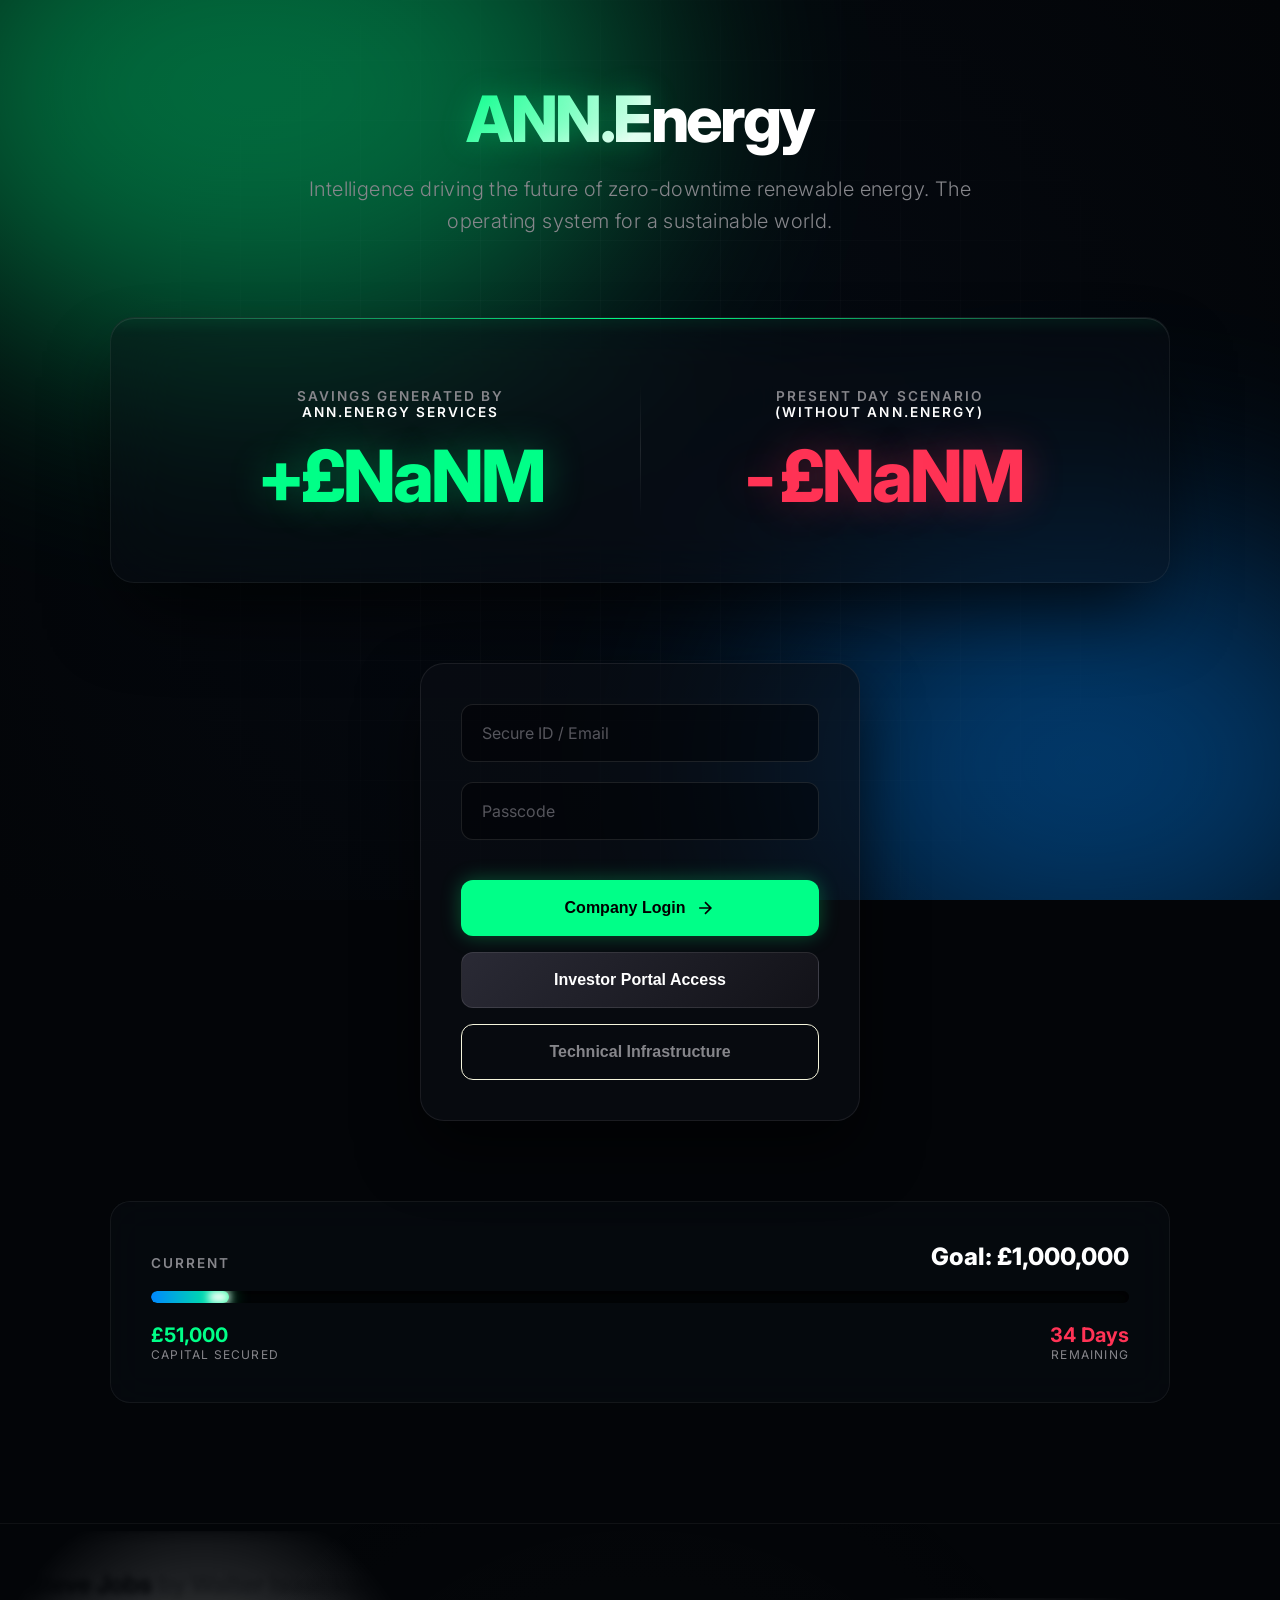
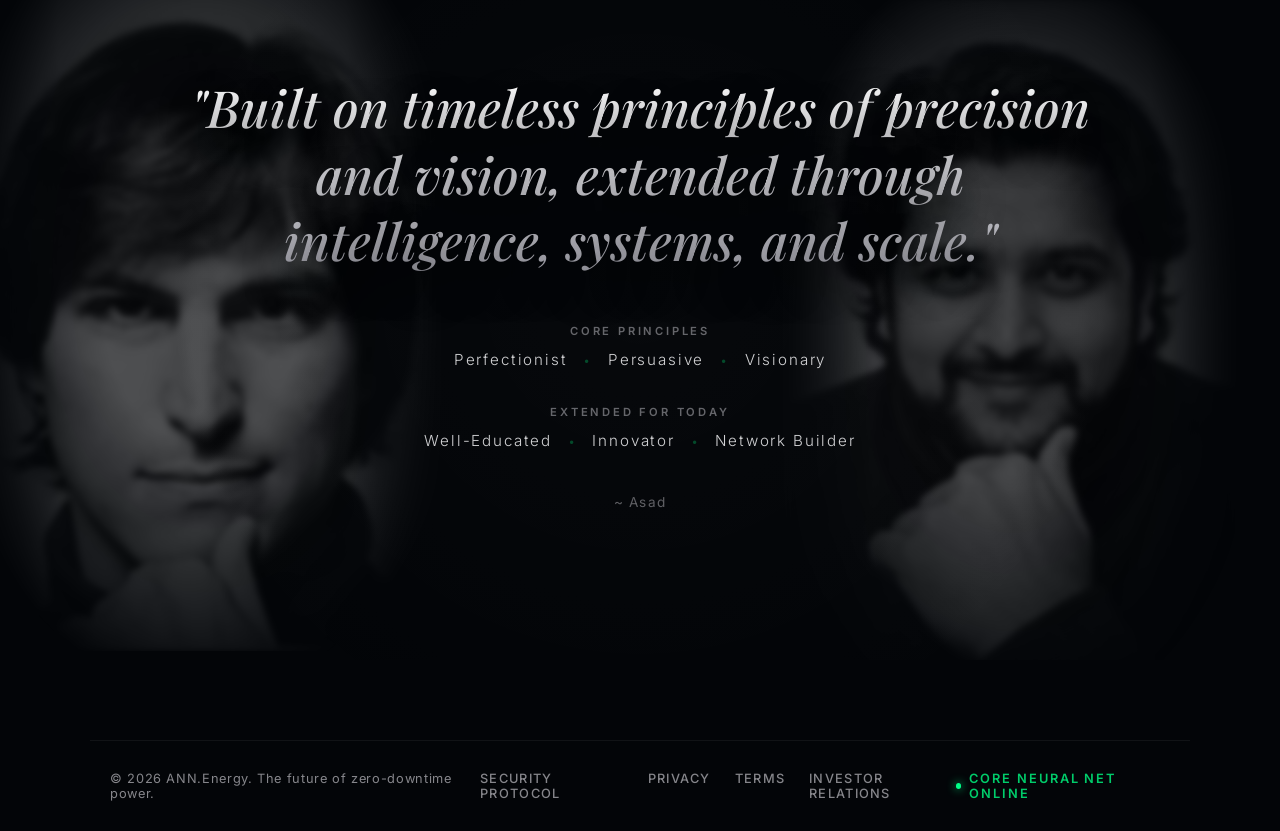
<file: login.html>
<!DOCTYPE html>
<html lang="en">
<head>
  <meta charset="UTF-8">
  <meta name="viewport" content="width=device-width, initial-scale=1.0">
  <title>ANN.Energy — The Future of Power</title>
  <link rel="preconnect" href="https://fonts.googleapis.com">
  <link rel="preconnect" href="https://fonts.gstatic.com" crossorigin>
  <link href="https://fonts.googleapis.com/css2?family=Inter:wght@200;300;400;500;600;800&family=Playfair+Display:ital,wght@1,500&display=swap" rel="stylesheet">
  
  <style>
    /* ============================================================
       BASE & CINEMATIC RESET
    ============================================================ */
    :root {
      --bg-abyss: #030508;
      --glass-bg: rgba(12, 16, 24, 0.4);
      --glass-border: rgba(255, 255, 255, 0.06);
      --text-main: #f5f5f7;
      --text-muted: #86868b;
      --neon-green: #00ff88;
      --neon-green-dim: #00cc6a;
      --neon-red: #ff3355;
      --glow-green: rgba(0, 255, 136, 0.3);
      --glow-red: rgba(255, 51, 85, 0.3);
      --transition: all 0.5s cubic-bezier(0.16, 1, 0.3, 1);
    }

    * { box-sizing: border-box; margin: 0; padding: 0; }
    
    body {
      font-family: 'Inter', sans-serif;
      background-color: var(--bg-abyss);
      color: var(--text-main);
      overflow-x: hidden;
      -webkit-font-smoothing: antialiased;
    }

    /* ============================================================
       ANIMATED ENERGY BACKGROUND
    ============================================================ */
    .energy-bg {
      position: fixed;
      inset: 0;
      z-index: -1;
      overflow: hidden;
      background: radial-gradient(circle at 50% 50%, #050a12 0%, var(--bg-abyss) 100%);
    }

    .orb {
      position: absolute;
      border-radius: 50%;
      filter: blur(120px);
      opacity: 0.4;
      animation: float 20s infinite ease-in-out alternate;
    }

    .orb.green {
      width: 60vw; height: 60vh;
      background: var(--neon-green);
      top: -20%; left: -10%;
    }

    .orb.blue {
      width: 50vw; height: 50vh;
      background: #0088ff;
      bottom: -10%; right: -10%;
      animation-delay: -5s;
    }

    @keyframes float {
      0% { transform: translate(0, 0) scale(1); }
      100% { transform: translate(10vw, 10vh) scale(1.1); }
    }

    /* Grid Overlay */
    .grid-overlay {
      position: fixed;
      inset: 0;
      background: 
        linear-gradient(rgba(255, 255, 255, 0.02) 1px, transparent 1px),
        linear-gradient(90deg, rgba(255, 255, 255, 0.02) 1px, transparent 1px);
      background-size: 60px 60px;
      z-index: -1;
      mask-image: radial-gradient(circle at center, black 30%, transparent 80%);
      -webkit-mask-image: radial-gradient(circle at center, black 30%, transparent 80%);
    }

    .container {
      width: 100%;
      max-width: 1100px;
      margin: 0 auto;
      padding: 80px 20px;
      display: flex;
      flex-direction: column;
      align-items: center;
      gap: 80px;
    }

    /* ============================================================
       HEADER (VISIONARY)
    ============================================================ */
    .header {
      text-align: center;
      animation: fadeUp 1.2s ease-out;
    }

    .logo {
      font-size: 4rem;
      font-weight: 800;
      letter-spacing: -0.04em;
      margin-bottom: 16px;
      display: flex;
      justify-content: center;
      align-items: center;
    }

    .logo .ann {
      color: #ffffff;
      text-shadow: 0 0 20px rgba(255,255,255,0.2);
    }

    /* Shimmering Green E */
    .logo .e-glow {
      background: linear-gradient(135deg, #00ff88 0%, #ffffff 50%, #00ff88 100%);
      background-size: 200% auto;
      color: transparent;
      -webkit-background-clip: text;
      animation: shimmer 3s linear infinite;
      text-shadow: 0 0 30px var(--glow-green);
    }

    .logo .nergy {
      color: #ffffff; /* Charcoal */
    }

    .mission {
      font-size: 1.25rem;
      font-weight: 300;
      color: var(--text-muted);
      max-width: 700px;
      margin: 0 auto;
      letter-spacing: 0.02em;
      line-height: 1.6;
    }

    @keyframes shimmer {
      to { background-position: 200% center; }
    }

    /* ============================================================
       SAVINGS HERO CARD (Live Dashboard Feel)
    ============================================================ */
    .savings-hero {
      width: 100%;
      background: var(--glass-bg);
      backdrop-filter: blur(30px);
      -webkit-backdrop-filter: blur(30px);
      border: 1px solid var(--glass-border);
      border-radius: 24px;
      padding: 50px;
      box-shadow: 0 40px 80px -20px rgba(0,0,0,0.8), inset 0 1px 0 rgba(255,255,255,0.1);
      animation: fadeUp 1s 0.2s ease-out forwards;
      opacity: 0;
      position: relative;
      overflow: hidden;
    }

    /* Animated scanning line */
    .savings-hero::after {
      content: '';
      position: absolute;
      top: 0; left: 0; right: 0;
      height: 1px;
      background: linear-gradient(90deg, transparent, var(--neon-green), transparent);
      animation: scanline 4s linear infinite;
      box-shadow: 0 0 15px var(--neon-green);
    }

    @keyframes scanline {
      0% { transform: translateY(0); opacity: 0; }
      10% { opacity: 1; }
      90% { opacity: 1; }
      100% { transform: translateY(300px); opacity: 0; }
    }

    .savings-grid {
      display: flex;
      position: relative;
    }

    .savings-grid::before {
      content: '';
      position: absolute;
      top: 10%; bottom: 10%; left: 50%;
      width: 1px;
      background: linear-gradient(to bottom, transparent, rgba(255,255,255,0.1), transparent);
    }

    .savings-col {
      flex: 1;
      text-align: center;
      padding: 20px;
      transition: var(--transition);
    }

    .savings-col:hover { transform: scale(1.05); }

    .savings-label {
      font-size: 0.85rem;
      color: var(--text-muted);
      text-transform: uppercase;
      letter-spacing: 0.15em;
      margin-bottom: 20px;
      font-weight: 600;
    }

    .savings-label span { color: #ffffff; }

    .savings-value {
      font-size: 4.5rem;
      font-weight: 800;
      letter-spacing: -0.04em;
      line-height: 1;
      font-variant-numeric: tabular-nums;
    }

    .savings-value.green {
      color: var(--neon-green);
      text-shadow: 0 0 40px var(--glow-green);
    }

    .savings-value.red {
      color: var(--neon-red);
      text-shadow: 0 0 40px var(--glow-red);
    }

    /* ============================================================
       LOGIN SECTION (Floating Glass Card)
    ============================================================ */
    .login-section {
      width: 100%;
      max-width: 440px;
      animation: fadeUp 1s 0.4s ease-out forwards;
      opacity: 0;
      position: relative;
      z-index: 10;
    }

    .login-card {
      background: rgba(10, 14, 20, 0.6);
      backdrop-filter: blur(40px);
      -webkit-backdrop-filter: blur(40px);
      border: 1px solid rgba(255,255,255,0.08);
      border-radius: 24px;
      padding: 40px;
      box-shadow: 0 30px 60px rgba(0,0,0,0.6);
      transition: var(--transition);
    }

    .login-card:hover {
      border-color: rgba(255,255,255,0.15);
      box-shadow: 0 40px 80px rgba(0, 255, 136, 0.1);
    }

    .inputs { display: flex; flex-direction: column; gap: 20px; margin-bottom: 40px; }

    input {
      width: 100%;
      padding: 18px 20px;
      font-size: 1rem;
      font-family: 'Inter', sans-serif;
      background: rgba(0,0,0,0.4);
      border: 1px solid rgba(255,255,255,0.1);
      border-radius: 12px;
      color: white;
      outline: none;
      transition: var(--transition);
    }

    input::placeholder { color: #55555c; }
    input:focus {
      border-color: var(--neon-green);
      background: rgba(0, 255, 136, 0.05);
      box-shadow: 0 0 20px rgba(0, 255, 136, 0.15);
    }

    .role-buttons { display: flex; flex-direction: column; gap: 16px; }

    .btn-role {
      width: 100%;
      padding: 18px;
      font-size: 1rem;
      font-weight: 600;
      border-radius: 12px;
      border: none;
      cursor: pointer;
      transition: var(--transition);
      display: flex;
      justify-content: center;
      align-items: center;
      gap: 10px;
    }

    /* Company Login - Primary CTA */
    .btn-role.company {
      background: var(--neon-green);
      color: #000000;
      box-shadow: 0 0 20px var(--glow-green);
    }
    .btn-role.company:hover {
      background: #00ff9d;
      transform: translateY(-3px);
      box-shadow: 0 10px 30px rgba(0, 255, 136, 0.5);
    }

    /* Investor Login - Sleek/Exclusive */
    .btn-role.investor {
      background: linear-gradient(135deg, #2a2a35, #121218);
      color: white;
      border: 1px solid rgba(255,255,255,0.1);
    }
    .btn-role.investor:hover {
      border-color: #ffffff;
      transform: translateY(-2px);
      box-shadow: 0 10px 30px rgba(255,255,255,0.1);
    }

    /* Technical Login - Minimal */
    .btn-role.tech {
      background: transparent;
      color: var(--text-muted);
      border: 0.1px solid beige;
    }
    .btn-role.tech:hover {
      color: white;
      background: rgba(255,255,255,0.05);
    }

    /* ============================================================
       FUNDING BAR (Irresistible FOMO)
    ============================================================ */
    .funding-fomo {
      width: 100%;
      background: var(--glass-bg);
      backdrop-filter: blur(20px);
      border: 1px solid var(--glass-border);
      border-radius: 20px;
      padding: 40px;
      animation: fadeUp 1s 0.6s ease-out forwards;
      opacity: 0;
      text-align: center;
    }

    .funding-header {
      display: flex;
      justify-content: space-between;
      align-items: flex-end;
      margin-bottom: 20px;
    }

    .funding-title {
      font-size: 0.85rem;
      font-weight: 600;
      color: var(--text-muted);
      text-transform: uppercase;
      letter-spacing: 0.15em;
    }

    .funding-target {
      font-size: 1.5rem;
      color: white;
      font-weight: 800;
    }

    .funding-bar-track {
      height: 12px;
      background: rgba(0,0,0,0.5);
      border-radius: 10px;
      overflow: hidden;
      position: relative;
      box-shadow: inset 0 2px 10px rgba(0,0,0,0.8);
    }

    .funding-bar-fill {
      height: 100%;
      width: 0%;
      background: linear-gradient(90deg, #0088ff, var(--neon-green));
      border-radius: 10px;
      position: relative;
      transition: width 2.5s cubic-bezier(0.16, 1, 0.3, 1);
      box-shadow: 0 0 20px var(--neon-green);
    }

    /* Pulsing tip on progress bar */
    .funding-bar-fill::after {
      content: '';
      position: absolute;
      right: 0; top: 0; bottom: 0;
      width: 20px;
      background: #ffffff;
      filter: blur(4px);
      animation: pulse-tip 1.5s infinite alternate;
    }

    @keyframes pulse-tip {
      from { opacity: 0.4; }
      to { opacity: 1; }
    }

    .funding-stats {
      display: flex;
      justify-content: space-between;
      margin-top: 20px;
    }

    .f-stat { text-align: left; }
    .f-stat-val { font-size: 1.25rem; font-weight: 700; color: white; }
    .f-stat-lbl { font-size: 0.75rem; color: var(--text-muted); text-transform: uppercase; letter-spacing: 0.1em; }
    .f-stat-val.accent { color: var(--neon-green); }

    /* ============================================================
       CINEMATIC QUOTE SECTION (Visionaries)
    ============================================================ */
    .cinematic-quote {
      width: 100vw;
      height:auto;
      position: relative;
      padding: 150px 20px;
      margin-top: 40px;
      display: flex;
      justify-content: center;
      align-items: center;
      overflow: hidden;
      animation: fadeUp 1s 0.8s ease-out forwards;
      opacity: 0;
      border-top: 1px solid rgba(255,255,255,0.05);
      background: radial-gradient(circle at center, rgba(255,255,255,0.02) 0%, transparent 70%);
    }

    /* Ghost Portraits */
    .portrait {
  position: absolute;
  height: 120%;
  width: auto;
  object-fit: cover;
  filter: grayscale(100%) blur(3px);
  opacity: 0.3;
  mix-blend-mode: screen;
  pointer-events: none;

  /* Combined mask */
  mask-image: 
    radial-gradient(ellipse at center, black 30%, transparent 80%),
    linear-gradient(to right, transparent 0%, black 20%, black 80%, transparent 100%);

  -webkit-mask-image: 
    radial-gradient(ellipse at center, black 30%, transparent 80%),
    linear-gradient(to right, transparent 0%, black 20%, black 80%, transparent 100%);

  mask-composite: intersect;
  -webkit-mask-composite: destination-in;

  transition: transform 0.1s linear;
}

    .portrait.jobs {
      left: -3%;
       top: 1%; 
      height: 720px;
      opacity: 0.3;
    }

    .portrait.asad {
      right: 3%;
      top: 10%;
      opacity: 0.3;
      height: 690px;
    }

    /* Foreground Quote Text */
    .quote-content {
      position: relative;
      z-index: 2;
      max-width: 900px;
      text-align: center;
    }

    .quote-text {
      font-family: 'Playfair Display', serif;
      font-size: clamp(2rem, 4vw, 3.5rem);
      font-style: italic;
      font-weight: 500;
      line-height: 1.3;
      margin-bottom: 30px;
      background: linear-gradient(180deg, #ffffff 0%, #a1a1aa 100%);
      -webkit-background-clip: text;
      color: transparent;
      text-shadow: 0 20px 40px rgba(0,0,0,0.8);
    }

    .quote-author {
      font-size: 0.9rem;
      font-weight: 600;
      color: var(--neon-green);
      text-transform: uppercase;
      letter-spacing: 0.3em;
    }

    .quote-author span { color: var(--text-muted); }

    /* ============================================================
       FOUNDER TRAITS (ADDED TO CINEMATIC QUOTE)
    ============================================================ */
    .founder-traits {
      margin-top: 50px;
      display: flex;
      flex-direction: column;
      align-items: center;
      gap: 36px;
    }

    .trait-block {
      display: flex;
      flex-direction: column;
      gap: 12px;
      text-align: center;
    }

    .trait-heading {
      font-family: 'Inter', sans-serif;
      font-size: 0.7rem;
      font-weight: 600;
      color: var(--text-muted);
      text-transform: uppercase;
      letter-spacing: 0.25em;
      opacity: 0.75;
      margin: 0;
    }

    .trait-items {
      font-family: 'Inter', sans-serif;
      font-size: 0.95rem;
      font-weight: 300;
      color: var(--text-main);
      letter-spacing: 0.12em;
      opacity: 0.85;
      margin: 0;
    }

    .trait-dot {
      color: var(--neon-green-dim);
      opacity: 0.4;
      margin: 0 10px;
      font-size: 0.8rem;
    }

    .trait-signature {
      margin-top: 8px;
      font-family: 'Inter', sans-serif;
      font-size: 0.85rem;
      font-weight: 400;
      color: var(--text-muted);
      letter-spacing: 0.08em;
      opacity: 0.7;
    }

    /* ============================================================
       ANIMATIONS
    ============================================================ */
    @keyframes fadeUp {
      from { opacity: 0; transform: translateY(40px); }
      to { opacity: 1; transform: translateY(0); }
    }

    @media (max-width: 800px) {
      .savings-grid { flex-direction: column; }
      .savings-grid::before {
        top: 50%; left: 10%; right: 10%; bottom: auto;
        width: auto; height: 1px;
      }
      .savings-value { font-size: 3.5rem; }
      .portrait { opacity: 0.08; }
      .logo { font-size: 3rem; }
    }
    
    /* ============================================================
        PREMIUM CINEMATIC FOOTER
    ============================================================ */
    .premium-footer {
    width: 100%;
    max-width: 1100px;
    margin: 80px auto 0;
    padding: 30px 20px;
    border-top: 1px solid var(--glass-border);
    display: flex;
    justify-content: space-between;
    align-items: center;
    font-family: 'Inter', sans-serif;
    color: var(--text-muted);
    font-size: 0.8rem;
    letter-spacing: 0.05em;
    position: relative;
    z-index: 10;
    animation: fadeUp 1s 1s ease-out forwards;
    opacity: 0;
    }

    .footer-links {
    display: flex;
    gap: 24px;
    }

    .footer-links a {
    color: var(--text-muted);
    text-decoration: none;
    transition: var(--transition);
    text-transform: uppercase;
    font-weight: 500;
    letter-spacing: 0.1em;
    }

    .footer-links a:hover {
    color: var(--text-main);
    text-shadow: 0 0 10px rgba(255, 255, 255, 0.4);
    }

    .system-status {
    display: flex;
    align-items: center;
    gap: 8px;
    font-weight: 600;
    letter-spacing: 0.15em;
    text-transform: uppercase;
    color: var(--neon-green-dim);
    }

    .status-dot {
    width: 6px;
    height: 6px;
    background-color: var(--neon-green);
    border-radius: 50%;
    box-shadow: 0 0 10px var(--neon-green);
    animation: pulse-dot 2s infinite alternate;
    }

    @keyframes pulse-dot {
    from { opacity: 0.4; box-shadow: 0 0 4px var(--neon-green); }
    to { opacity: 1; box-shadow: 0 0 16px var(--neon-green); }
    }

    @media (max-width: 768px) {
    .premium-footer {
        flex-direction: column;
        gap: 20px;
        text-align: center;
    }


    .login-section {
        height: 100vh;
        display: flex;
        justify-content: center;
        align-items: center;
        background: radial-gradient(circle at 20% 20%, #0a0f1c, #05070d 70%);
        font-family: 'Inter', sans-serif;
    }

    .login-card {
    width: 380px;
    padding: 40px;
    border-radius: 20px;
    background: rgba(255, 255, 255, 0.03);
    backdrop-filter: blur(20px);
    border: 1px solid rgba(255,255,255,0.08);
    box-shadow: 0 0 40px rgba(0,255,150,0.05);
    transition: 0.4s ease;
    }

.login-card:hover {
  box-shadow: 0 0 60px rgba(0,255,150,0.15);
}

.inputs input {
  width: 100%;
  margin-bottom: 16px;
  padding: 14px;
  border-radius: 10px;
  border: 1px solid rgba(255,255,255,0.1);
  background: rgba(255,255,255,0.02);
  color: #fff;
  font-size: 14px;
  outline: none;
  transition: 0.3s;
}

.inputs input:focus {
  border-color: #00ffae;
  box-shadow: 0 0 10px rgba(0,255,174,0.3);
}

.role-buttons button {
  width: 100%;
  margin-top: 10px;
  padding: 14px;
  border-radius: 12px;
  border: none;
  cursor: pointer;
  font-weight: 500;
  transition: 0.3s;
}

.btn-role.company {
  background: linear-gradient(90deg, #00ffae, #00c3ff);
  color: #000;
}

.btn-role.investor {
  background: rgba(255,255,255,0.05);
  color: #00ffae;
  border: 1px solid rgba(0,255,174,0.2);
}

.btn-role.tech {
  background: rgba(255,255,255,0.03);
  color: #aaa;
  border: 1px solid rgba(255,255,255,0.08);
}

.role-buttons button:hover {
  transform: translateY(-2px) scale(1.02);
  box-shadow: 0 0 20px rgba(0,255,174,0.2);
}

/* Error UI */
.error-box {
  color: #ff4d4d;
  font-size: 13px;
  margin-top: 10px;
  opacity: 0;
  transition: 0.3s;
}

/* Shake animation */
.shake {
  animation: shake 0.35s;
}

@keyframes shake {
  0% { transform: translateX(0); }
  25% { transform: translateX(-6px); }
  50% { transform: translateX(6px); }
  75% { transform: translateX(-4px); }
  100% { transform: translateX(0); }
}

    }
  </style>
</head>
<body>

  <div class="energy-bg">
    <div class="orb green"></div>
    <div class="orb blue"></div>
  </div>
  <div class="grid-overlay"></div>

  <div class="container">
    
    <header class="header">
      <h1 class="logo">
        <span class="ann"></span><span class="e-glow">ANN.E</span><span class="nergy">nergy</span>
      </h1>
      <p class="mission">Intelligence driving the future of zero-downtime renewable energy. The operating system for a sustainable world.</p>
    </header>

   <section class="savings-hero">
  <div class="savings-grid">
    <div class="savings-col">
      <div class="savings-label">Savings Generated by <br><span>ANN.Energy Services</span></div>
      <div class="savings-value green" data-min="17" data-max="19">+£<span class="counter">17.00</span>M</div>
    </div>
    <div class="savings-col">
      <div class="savings-label">Present Day Scenario <br><span>(Without ANN.Energy)</span></div>
      <div class="savings-value red" data-min="38" data-max="41">-£<span class="counter">38.00</span>M</div>
    </div>
  </div>
</section>

<script>
function animateFluctuation() {
  document.querySelectorAll('.savings-value').forEach(el => {
    const min = parseFloat(el.getAttribute('data-min'));
    const max = parseFloat(el.getAttribute('data-max'));
    const counter = el.querySelector('.counter');

    setInterval(() => {
      const value = (Math.random() * (max - min) + min).toFixed(2);
      counter.textContent = value;
    }, 1200); // speed of fluctuation
  });
}

animateFluctuation();
</script>
    <section class="login-section">
      <div class="login-card">
        <div class="inputs">
          <input id="username" type="text" placeholder="Secure ID / Email">
          <input id="password" type="password" placeholder="Passcode">
        </div>
        <div class="role-buttons">
          <button type="button" class="btn-role company" onclick="login('company')">
            Company Login
            <svg width="20" height="20" viewBox="0 0 24 24" fill="none" stroke="currentColor" stroke-width="2"><path d="M5 12h14M12 5l7 7-7 7"/></svg>
          </button>
          <button type="button" class="btn-role investor" onclick="login('investor')">Investor Portal Access</button>
          <button type="button" class="btn-role tech" onclick="login('tech')">Technical Infrastructure</button>
        </div>
        
        <p id="errorMsg" style="color: var(--neon-red); text-align: center; margin-top: 15px; font-size: 14px; display: none;">
          Access Denied. Invalid credentials.
        </p>
      </div>
    </section>

    <section class="funding-fomo">
      <div class="funding-header">
        <div class="funding-title">Current</div>
        <div class="funding-target">Goal: £1,000,000</div>
      </div>

      <div class="funding-bar-track">
        <div class="funding-bar-fill" id="fundingFill"></div>
      </div>

      <div class="funding-stats">
        <div class="f-stat">
          <div class="f-stat-val accent">£51,000</div>
          <div class="f-stat-lbl">Capital Secured</div>
        </div>
        <div class="f-stat">
          <div class="f-stat-val"></div>
          <div class="f-stat-lbl"></div>
        </div>
        <div class="f-stat" style="text-align: right;">
          <div class="f-stat-val" style="color: #ff3355;">34 Days</div>
          <div class="f-stat-lbl">Remaining</div>
        </div>
      </div>
    </section>

  </div>

  <section class="cinematic-quote" id="quoteSection">
    <img src="assets/steve.webp" alt="Visionary Left" class="portrait jobs" id="port1">
    <img src="assets/Asad.jpeg" alt="Visionary Right" class="portrait asad" id="port2">
    
    <div class="quote-content">
      <p class="quote-text">"Built on timeless principles of precision and vision, extended through intelligence, systems, and scale."</p>
      
      <div class="founder-traits">
        <div class="trait-block">
          <h5 class="trait-heading">Core Principles</h5>
          <p class="trait-items">Perfectionist <span class="trait-dot">•</span> Persuasive <span class="trait-dot">•</span> Visionary</p>
        </div>

        <div class="trait-block">
          <h5 class="trait-heading">Extended For Today</h5>
          <p class="trait-items">Well-Educated <span class="trait-dot">•</span> Innovator <span class="trait-dot">•</span> Network Builder</p>
        </div>

        <div class="trait-signature">~ Asad</div>
      </div>
    </div>
  </section>

  <script>
    // 1. Funding Bar Animation
    window.addEventListener('DOMContentLoaded', () => {
      setTimeout(() => {
        document.getElementById('fundingFill').style.width = '8%';
      }, 1000);
      startCounters();
    });

    // 2. Number Counter Animation for Savings Hero
    function startCounters() {
      const counters = document.querySelectorAll('.counter');
      const duration = 2000; // 2 seconds

      counters.forEach(counter => {
        const target = parseFloat(counter.parentElement.getAttribute('data-target'));
        const startTime = performance.now();

        function updateCounter(currentTime) {
          const elapsedTime = currentTime - startTime;
          const progress = Math.min(elapsedTime / duration, 1);
          
          // Easing function (easeOutExpo)
          const easeProgress = progress === 1 ? 1 : 1 - Math.pow(2, -10 * progress);
          const currentVal = (target * easeProgress).toFixed(2);
          
          counter.innerText = currentVal;

          if (progress < 1) {
            requestAnimationFrame(updateCounter);
          } else {
            counter.innerText = target.toFixed(2);
          }
        }
        requestAnimationFrame(updateCounter);
      });
    }

    // 3. Subtle Parallax for Quote Portraits based on Mouse Movement
    const quoteSection = document.getElementById('quoteSection');
    const port1 = document.getElementById('port1');
    const port2 = document.getElementById('port2');

    document.addEventListener('mousemove', (e) => {
      const x = (e.clientX / window.innerWidth - 0.5) * 20; // max 20px movement
      const y = (e.clientY / window.innerHeight - 0.5) * 20;
      
      port1.style.transform = `translate(${x}px, ${y}px)`;
      port2.style.transform = `translate(${-x}px, ${-y}px)`; // move in opposite direction
    });

    // 4. Mock Login Redirect
    // 4. Secure Login & Redirect Logic
    function login(role) {
      const userVal = document.getElementById('username').value;
      const passVal = document.getElementById('password').value;
      const errorMsg = document.getElementById('errorMsg');
      const card = document.querySelector('.login-card');

      // Define accepted usernames and passwords for each role
      const credentials = {
        company:  { u: "admin", p: "2026" },
        investor: { u: "investor", p: "2026" },
        tech:     { u: "tech", p: "2026" }
      };

      const validUser = credentials[role].u;
      const validPass = credentials[role].p;

      // Check if input matches the required credentials
      if (userVal === validUser && passVal === validPass) {
        
        // Hide error if it was showing
        errorMsg.style.display = "none";
        
        // Optional: Save login state to browser memory
        localStorage.setItem("isLoggedIn", "true");
        localStorage.setItem("role", role);

        // Smooth cinematic fade out
        document.body.style.transition = "opacity 0.6s ease";
        document.body.style.opacity = "0";

        // Redirect to the dashboard after fade out
        setTimeout(() => {
          window.location.assign("index.html"); 
        }, 600);

      } else {
        // Show error message
        errorMsg.style.display = "block";
        
        // Shake animation for incorrect password
        card.style.transform = "translateX(-10px)";
        setTimeout(() => card.style.transform = "translateX(10px)", 50);
        setTimeout(() => card.style.transform = "translateX(-10px)", 100);
        setTimeout(() => card.style.transform = "translateX(0)", 150);
      }
    }
function triggerError(msg) {
  let error = document.querySelector(".error-box");

  if (!error) {
    error = document.createElement("div");
    error.id = "errorBox"; // important
    error.className = "error-box";
    document.querySelector(".login-card").appendChild(error);
  }

  error.innerText = msg;
  error.style.opacity = "1";
}
</script>
  </script>
  <footer class="premium-footer">
  <div class="footer-copy">
    &copy; 2026 ANN.Energy. The future of zero-downtime power.
  </div>
  
  <div class="footer-links">
    <a href="#">Security Protocol</a>
    <a href="#">Privacy</a>
    <a href="#">Terms</a>
    <a href="#">Investor Relations</a>
  </div>
  
  <div class="system-status">
    <div class="status-dot"></div>
    Core Neural Net Online
  </div>
</footer>
</body>
</html>
</file>
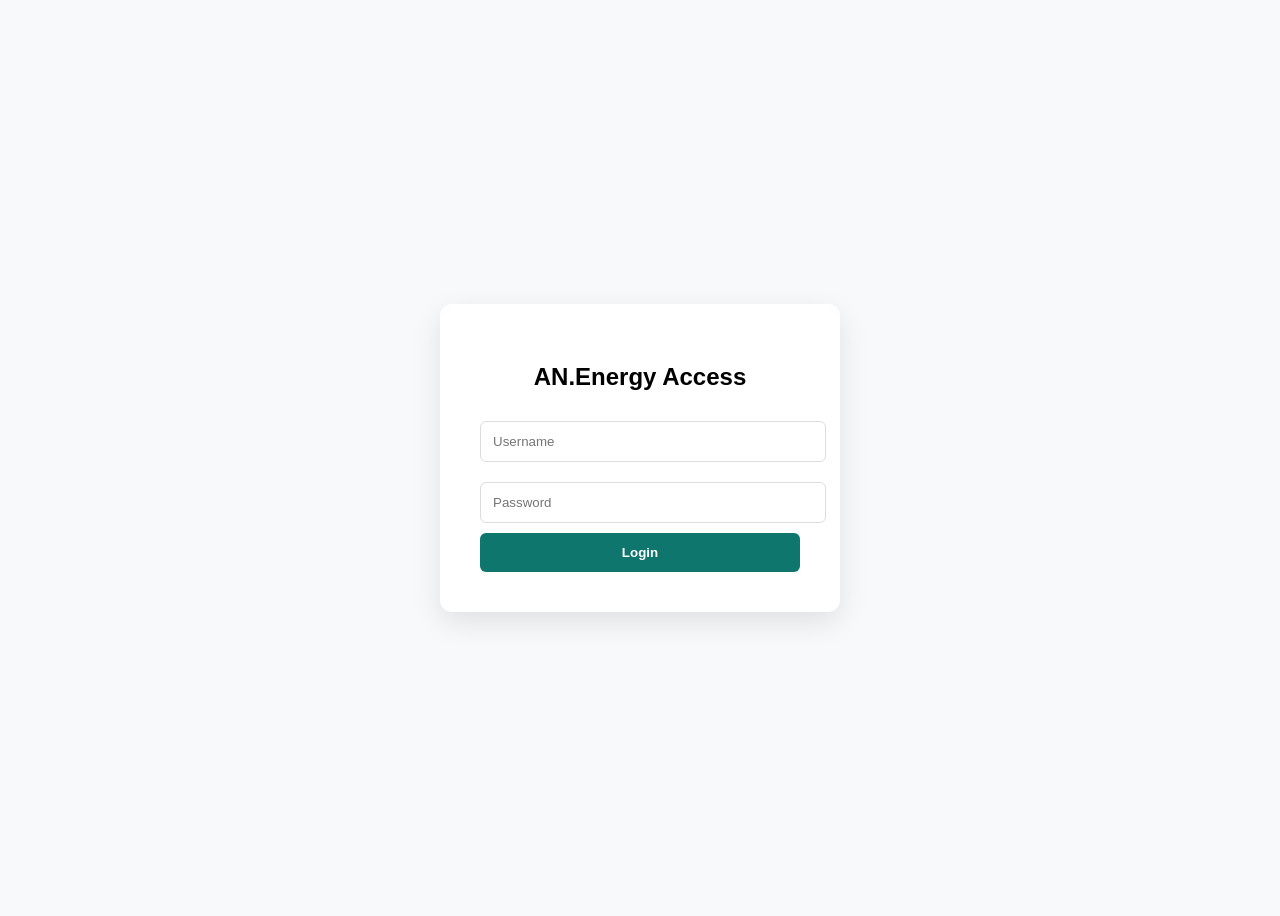
<file: loging.html>
<!DOCTYPE html>
<html>
<head>
<meta charset="UTF-8">
<title>AN.Energy Access</title>

<style>
body{
    font-family: Inter, sans-serif;
    background:#f7f9fb;
    height:100vh;
    display:flex;
    justify-content:center;
    align-items:center;
}

.login-box{
    background:white;
    padding:40px;
    border-radius:12px;
    width:320px;
    box-shadow:0 10px 30px rgba(0,0,0,0.1);
}

h2{
    text-align:center;
    margin-bottom:20px;
}

input{
    width:100%;
    padding:12px;
    margin:10px 0;
    border-radius:6px;
    border:1px solid #ddd;
}

button{
    width:100%;
    padding:12px;
    border:none;
    border-radius:6px;
    background:#0f766e;
    color:white;
    font-weight:600;
    cursor:pointer;
}

button:hover{
    background:#0d9488;
}

.error{
    color:red;
    font-size:14px;
    display:none;
}
</style>

</head>
<body>

<div class="login-box">

<h2>AN.Energy Access</h2>

<input id="username" placeholder="Username">
<input id="password" type="password" placeholder="Password">

<button onclick="login()">Login</button>

<p class="error" id="error">Invalid credentials</p>

</div>

<script>

const USERNAME = "AN.Energy";
const PASSWORD = "2026";

function login(){

const u = document.getElementById("username").value;
const p = document.getElementById("password").value;

if(u === USERNAME && p === PASSWORD){

    sessionStorage.setItem("auth","true");
    window.location.href = "index.html";

}else{

document.getElementById("error").style.display="block";

}

}

</script>

</body>
</html>
</file>
